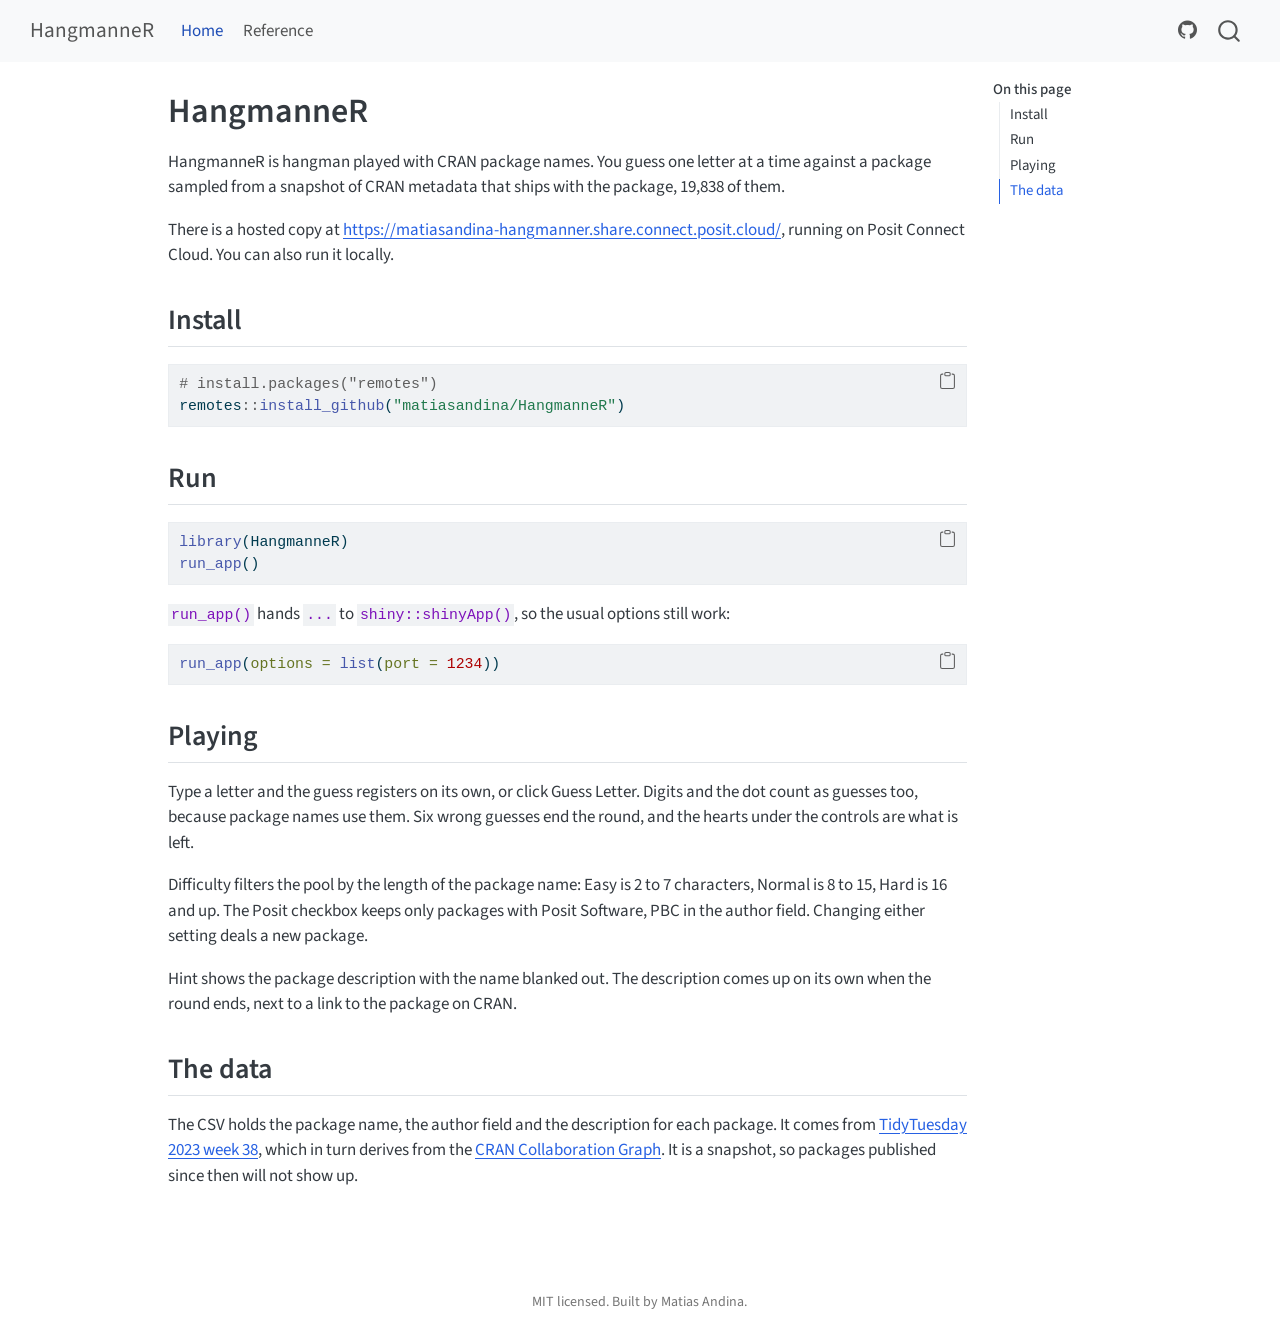
<file: docs/index.html>
<!DOCTYPE html>
<html xmlns="http://www.w3.org/1999/xhtml" lang="en" xml:lang="en"><head>

<meta charset="utf-8">
<meta name="generator" content="quarto-1.9.38">

<meta name="viewport" content="width=device-width, initial-scale=1.0, user-scalable=yes">


<title>HangmanneR</title>
<style>
/* Default styles provided by pandoc.
** See https://pandoc.org/MANUAL.html#variables-for-html for config info.
*/
code{white-space: pre-wrap;}
span.smallcaps{font-variant: small-caps;}
div.columns{display: flex; gap: min(4vw, 1.5em);}
div.column{flex: auto; overflow-x: auto;}
div.hanging-indent{margin-left: 1.5em; text-indent: -1.5em;}
ul.task-list{list-style: none;}
ul.task-list li input[type="checkbox"] {
  width: 0.8em;
  margin: 0 0.8em 0.2em -1em; /* quarto-specific, see https://github.com/quarto-dev/quarto-cli/issues/4556 */ 
  vertical-align: middle;
}
/* CSS for syntax highlighting */
html { -webkit-text-size-adjust: 100%; }
pre > code.sourceCode { white-space: pre; position: relative; }
pre > code.sourceCode > span { display: inline-block; line-height: 1.25; }
pre > code.sourceCode > span:empty { height: 1.2em; }
.sourceCode { overflow: visible; }
code.sourceCode > span { color: inherit; text-decoration: inherit; }
div.sourceCode { margin: 1em 0; }
pre.sourceCode { margin: 0; }
@media screen {
div.sourceCode { overflow: auto; }
}
@media print {
pre > code.sourceCode { white-space: pre-wrap; }
pre > code.sourceCode > span { text-indent: -5em; padding-left: 5em; }
}
pre.numberSource code
  { counter-reset: source-line 0; }
pre.numberSource code > span
  { position: relative; left: -4em; counter-increment: source-line; }
pre.numberSource code > span > a:first-child::before
  { content: counter(source-line);
    position: relative; left: -1em; text-align: right; vertical-align: baseline;
    border: none; display: inline-block;
    -webkit-touch-callout: none; -webkit-user-select: none;
    -khtml-user-select: none; -moz-user-select: none;
    -ms-user-select: none; user-select: none;
    padding: 0 4px; width: 4em;
  }
pre.numberSource { margin-left: 3em;  padding-left: 4px; }
div.sourceCode
  {   }
@media screen {
pre > code.sourceCode > span > a:first-child::before { text-decoration: underline; }
}
</style>


<script src="site_libs/quarto-nav/quarto-nav.js"></script>
<script src="site_libs/quarto-nav/headroom.min.js"></script>
<script src="site_libs/clipboard/clipboard.min.js"></script>
<script src="site_libs/quarto-search/autocomplete.umd.js"></script>
<script src="site_libs/quarto-search/fuse.min.js"></script>
<script src="site_libs/quarto-search/quarto-search.js"></script>
<meta name="quarto:offset" content="./">
<script src="site_libs/quarto-html/quarto.js" type="module"></script>
<script src="site_libs/quarto-html/tabsets/tabsets.js" type="module"></script>
<script src="site_libs/quarto-html/popper.min.js"></script>
<script src="site_libs/quarto-html/tippy.umd.min.js"></script>
<script src="site_libs/quarto-html/anchor.min.js"></script>
<link href="site_libs/quarto-html/tippy.css" rel="stylesheet">
<link href="site_libs/quarto-html/quarto-syntax-highlighting-15634bcf2e68342d4ad2dfa704d543f6.css" rel="stylesheet" id="quarto-text-highlighting-styles">
<script src="site_libs/bootstrap/bootstrap.min.js"></script>
<link href="site_libs/bootstrap/bootstrap-icons.css" rel="stylesheet">
<link href="site_libs/bootstrap/bootstrap-90cc6649145aa6faaf60a9f52fa89934.min.css" rel="stylesheet" append-hash="true" id="quarto-bootstrap" data-mode="light">
<script id="quarto-search-options" type="application/json">{
  "location": "navbar",
  "copy-button": false,
  "collapse-after": 3,
  "panel-placement": "end",
  "type": "overlay",
  "limit": 50,
  "keyboard-shortcut": [
    "f",
    "/",
    "s"
  ],
  "show-item-context": false,
  "language": {
    "search-no-results-text": "No results",
    "search-matching-documents-text": "matching documents",
    "search-copy-link-title": "Copy link to search",
    "search-hide-matches-text": "Hide additional matches",
    "search-more-match-text": "more match in this document",
    "search-more-matches-text": "more matches in this document",
    "search-clear-button-title": "Clear",
    "search-text-placeholder": "",
    "search-detached-cancel-button-title": "Cancel",
    "search-submit-button-title": "Submit",
    "search-label": "Search"
  }
}</script>


</head>

<body class="nav-fixed quarto-light">

<div id="quarto-search-results"></div>
  <header id="quarto-header" class="headroom fixed-top">
    <nav class="navbar navbar-expand-lg " data-bs-theme="dark">
      <div class="navbar-container container-fluid">
      <div class="navbar-brand-container mx-auto">
    <a class="navbar-brand" href="./index.html">
    <span class="navbar-title">HangmanneR</span>
    </a>
  </div>
            <div id="quarto-search" class="" title="Search"></div>
          <button class="navbar-toggler" type="button" data-bs-toggle="collapse" data-bs-target="#navbarCollapse" aria-controls="navbarCollapse" role="menu" aria-expanded="false" aria-label="Toggle navigation" onclick="if (window.quartoToggleHeadroom) { window.quartoToggleHeadroom(); }">
  <span class="navbar-toggler-icon"></span>
</button>
          <div class="collapse navbar-collapse" id="navbarCollapse">
            <ul class="navbar-nav navbar-nav-scroll me-auto">
  <li class="nav-item">
    <a class="nav-link active" href="./index.html" aria-current="page"> 
<span class="menu-text">Home</span></a>
  </li>  
  <li class="nav-item">
    <a class="nav-link" href="./reference.html"> 
<span class="menu-text">Reference</span></a>
  </li>  
</ul>
            <ul class="navbar-nav navbar-nav-scroll ms-auto">
  <li class="nav-item compact">
    <a class="nav-link" href="https://github.com/matiasandina/HangmanneR"> <i class="bi bi-github" role="img" aria-label="GitHub">
</i> 
<span class="menu-text"></span></a>
  </li>  
</ul>
          </div> <!-- /navcollapse -->
            <div class="quarto-navbar-tools">
</div>
      </div> <!-- /container-fluid -->
    </nav>
</header>
<!-- content -->
<div id="quarto-content" class="quarto-container page-columns page-rows-contents page-layout-article page-navbar">
<!-- sidebar -->
<!-- margin-sidebar -->
    <div id="quarto-margin-sidebar" class="sidebar margin-sidebar">
        <nav id="TOC" role="doc-toc" class="toc-active">
    <h2 id="toc-title">On this page</h2>
   
  <ul>
  <li><a href="#install" id="toc-install" class="nav-link active" data-scroll-target="#install">Install</a></li>
  <li><a href="#run" id="toc-run" class="nav-link" data-scroll-target="#run">Run</a></li>
  <li><a href="#playing" id="toc-playing" class="nav-link" data-scroll-target="#playing">Playing</a></li>
  <li><a href="#the-data" id="toc-the-data" class="nav-link" data-scroll-target="#the-data">The data</a></li>
  </ul>
</nav>
    </div>
<!-- main -->
<main class="content" id="quarto-document-content">

<header id="title-block-header" class="quarto-title-block default">
<div class="quarto-title">
<h1 class="title">HangmanneR</h1>
</div>



<div class="quarto-title-meta">

    
  
    
  </div>
  


</header>


<p>HangmanneR is hangman played with CRAN package names. You guess one letter at a time against a package sampled from a snapshot of CRAN metadata that ships with the package, 19,838 of them.</p>
<p>There is a hosted copy at <a href="https://matiasandina-hangmanner.share.connect.posit.cloud/" class="uri">https://matiasandina-hangmanner.share.connect.posit.cloud/</a>, running on Posit Connect Cloud. You can also run it locally.</p>
<section id="install" class="level2">
<h2 class="anchored" data-anchor-id="install">Install</h2>
<div class="code-copy-outer-scaffold"><div class="sourceCode" id="cb1"><pre class="sourceCode r code-with-copy"><code class="sourceCode r"><span id="cb1-1"><a href="#cb1-1" aria-hidden="true" tabindex="-1"></a><span class="co"># install.packages("remotes")</span></span>
<span id="cb1-2"><a href="#cb1-2" aria-hidden="true" tabindex="-1"></a>remotes<span class="sc">::</span><span class="fu">install_github</span>(<span class="st">"matiasandina/HangmanneR"</span>)</span></code></pre></div><button title="Copy to Clipboard" class="code-copy-button"><i class="bi"></i></button></div>
</section>
<section id="run" class="level2">
<h2 class="anchored" data-anchor-id="run">Run</h2>
<div class="code-copy-outer-scaffold"><div class="sourceCode" id="cb2"><pre class="sourceCode r code-with-copy"><code class="sourceCode r"><span id="cb2-1"><a href="#cb2-1" aria-hidden="true" tabindex="-1"></a><span class="fu">library</span>(HangmanneR)</span>
<span id="cb2-2"><a href="#cb2-2" aria-hidden="true" tabindex="-1"></a><span class="fu">run_app</span>()</span></code></pre></div><button title="Copy to Clipboard" class="code-copy-button"><i class="bi"></i></button></div>
<p><code>run_app()</code> hands <code>...</code> to <code>shiny::shinyApp()</code>, so the usual options still work:</p>
<div class="code-copy-outer-scaffold"><div class="sourceCode" id="cb3"><pre class="sourceCode r code-with-copy"><code class="sourceCode r"><span id="cb3-1"><a href="#cb3-1" aria-hidden="true" tabindex="-1"></a><span class="fu">run_app</span>(<span class="at">options =</span> <span class="fu">list</span>(<span class="at">port =</span> <span class="dv">1234</span>))</span></code></pre></div><button title="Copy to Clipboard" class="code-copy-button"><i class="bi"></i></button></div>
</section>
<section id="playing" class="level2">
<h2 class="anchored" data-anchor-id="playing">Playing</h2>
<p>Type a letter and the guess registers on its own, or click Guess Letter. Digits and the dot count as guesses too, because package names use them. Six wrong guesses end the round, and the hearts under the controls are what is left.</p>
<p>Difficulty filters the pool by the length of the package name: Easy is 2 to 7 characters, Normal is 8 to 15, Hard is 16 and up. The Posit checkbox keeps only packages with Posit Software, PBC in the author field. Changing either setting deals a new package.</p>
<p>Hint shows the package description with the name blanked out. The description comes up on its own when the round ends, next to a link to the package on CRAN.</p>
</section>
<section id="the-data" class="level2">
<h2 class="anchored" data-anchor-id="the-data">The data</h2>
<p>The CSV holds the package name, the author field and the description for each package. It comes from <a href="https://github.com/rfordatascience/tidytuesday">TidyTuesday 2023 week 38</a>, which in turn derives from the <a href="https://github.com/schochastics/CRAN_collaboration">CRAN Collaboration Graph</a>. It is a snapshot, so packages published since then will not show up.</p>


</section>

</main> <!-- /main -->
<script id="quarto-html-after-body" type="application/javascript">
  window.document.addEventListener("DOMContentLoaded", function (event) {
    const icon = "";
    const anchorJS = new window.AnchorJS();
    anchorJS.options = {
      placement: 'right',
      icon: icon
    };
    anchorJS.add('.anchored');
    const isCodeAnnotation = (el) => {
      for (const clz of el.classList) {
        if (clz.startsWith('code-annotation-')) {                     
          return true;
        }
      }
      return false;
    }
    const onCopySuccess = function(e) {
      // button target
      const button = e.trigger;
      // don't keep focus
      button.blur();
      // flash "checked"
      button.classList.add('code-copy-button-checked');
      var currentTitle = button.getAttribute("title");
      button.setAttribute("title", "Copied!");
      let tooltip;
      if (window.bootstrap) {
        button.setAttribute("data-bs-toggle", "tooltip");
        button.setAttribute("data-bs-placement", "left");
        button.setAttribute("data-bs-title", "Copied!");
        tooltip = new bootstrap.Tooltip(button, 
          { trigger: "manual", 
            customClass: "code-copy-button-tooltip",
            offset: [0, -8]});
        tooltip.show();    
      }
      setTimeout(function() {
        if (tooltip) {
          tooltip.hide();
          button.removeAttribute("data-bs-title");
          button.removeAttribute("data-bs-toggle");
          button.removeAttribute("data-bs-placement");
        }
        button.setAttribute("title", currentTitle);
        button.classList.remove('code-copy-button-checked');
      }, 1000);
      // clear code selection
      e.clearSelection();
    }
    const getTextToCopy = function(trigger) {
      const outerScaffold = trigger.parentElement.cloneNode(true);
      const codeEl = outerScaffold.querySelector('code');
      for (const childEl of codeEl.children) {
        if (isCodeAnnotation(childEl)) {
          childEl.remove();
        }
      }
      return codeEl.innerText;
    }
    const clipboard = new window.ClipboardJS('.code-copy-button:not([data-in-quarto-modal])', {
      text: getTextToCopy
    });
    clipboard.on('success', onCopySuccess);
    if (window.document.getElementById('quarto-embedded-source-code-modal')) {
      const clipboardModal = new window.ClipboardJS('.code-copy-button[data-in-quarto-modal]', {
        text: getTextToCopy,
        container: window.document.getElementById('quarto-embedded-source-code-modal')
      });
      clipboardModal.on('success', onCopySuccess);
    }
      var localhostRegex = new RegExp(/^(?:http|https):\/\/localhost\:?[0-9]*\//);
      var mailtoRegex = new RegExp(/^mailto:/);
        var filterRegex = new RegExp('/' + window.location.host + '/');
      var isInternal = (href) => {
          return filterRegex.test(href) || localhostRegex.test(href) || mailtoRegex.test(href);
      }
      // Inspect non-navigation links and adorn them if external
     var links = window.document.querySelectorAll('a[href]:not(.nav-link):not(.navbar-brand):not(.toc-action):not(.sidebar-link):not(.sidebar-item-toggle):not(.pagination-link):not(.no-external):not([aria-hidden]):not(.dropdown-item):not(.quarto-navigation-tool):not(.about-link)');
      for (var i=0; i<links.length; i++) {
        const link = links[i];
        if (!isInternal(link.href)) {
          // undo the damage that might have been done by quarto-nav.js in the case of
          // links that we want to consider external
          if (link.dataset.originalHref !== undefined) {
            link.href = link.dataset.originalHref;
          }
        }
      }
    function tippyHover(el, contentFn, onTriggerFn, onUntriggerFn) {
      const config = {
        allowHTML: true,
        maxWidth: 500,
        delay: 100,
        arrow: false,
        appendTo: function(el) {
            return el.parentElement;
        },
        interactive: true,
        interactiveBorder: 10,
        theme: 'quarto',
        placement: 'bottom-start',
      };
      if (contentFn) {
        config.content = contentFn;
      }
      if (onTriggerFn) {
        config.onTrigger = onTriggerFn;
      }
      if (onUntriggerFn) {
        config.onUntrigger = onUntriggerFn;
      }
      window.tippy(el, config); 
    }
    const noterefs = window.document.querySelectorAll('a[role="doc-noteref"]');
    for (var i=0; i<noterefs.length; i++) {
      const ref = noterefs[i];
      tippyHover(ref, function() {
        // use id or data attribute instead here
        let href = ref.getAttribute('data-footnote-href') || ref.getAttribute('href');
        try { href = new URL(href).hash; } catch {}
        const id = href.replace(/^#\/?/, "");
        const note = window.document.getElementById(id);
        if (note) {
          return note.innerHTML;
        } else {
          return "";
        }
      });
    }
    const xrefs = window.document.querySelectorAll('a.quarto-xref');
    const processXRef = (id, note) => {
      // Strip column container classes
      const stripColumnClz = (el) => {
        el.classList.remove("page-full", "page-columns");
        if (el.children) {
          for (const child of el.children) {
            stripColumnClz(child);
          }
        }
      }
      stripColumnClz(note)
      if (id === null || id.startsWith('sec-')) {
        // Special case sections, only their first couple elements
        const container = document.createElement("div");
        if (note.children && note.children.length > 2) {
          container.appendChild(note.children[0].cloneNode(true));
          for (let i = 1; i < note.children.length; i++) {
            const child = note.children[i];
            if (child.tagName === "P" && child.innerText === "") {
              continue;
            } else {
              container.appendChild(child.cloneNode(true));
              break;
            }
          }
          if (window.Quarto?.typesetMath) {
            window.Quarto.typesetMath(container);
          }
          return container.innerHTML
        } else {
          if (window.Quarto?.typesetMath) {
            window.Quarto.typesetMath(note);
          }
          return note.innerHTML;
        }
      } else {
        // Remove any anchor links if they are present
        const anchorLink = note.querySelector('a.anchorjs-link');
        if (anchorLink) {
          anchorLink.remove();
        }
        if (window.Quarto?.typesetMath) {
          window.Quarto.typesetMath(note);
        }
        if (note.classList.contains("callout")) {
          return note.outerHTML;
        } else {
          return note.innerHTML;
        }
      }
    }
    for (var i=0; i<xrefs.length; i++) {
      const xref = xrefs[i];
      tippyHover(xref, undefined, function(instance) {
        instance.disable();
        let url = xref.getAttribute('href');
        let hash = undefined; 
        if (url.startsWith('#')) {
          hash = url;
        } else {
          try { hash = new URL(url).hash; } catch {}
        }
        if (hash) {
          const id = hash.replace(/^#\/?/, "");
          const note = window.document.getElementById(id);
          if (note !== null) {
            try {
              const html = processXRef(id, note.cloneNode(true));
              instance.setContent(html);
            } finally {
              instance.enable();
              instance.show();
            }
          } else {
            // See if we can fetch this
            fetch(url.split('#')[0])
            .then(res => res.text())
            .then(html => {
              const parser = new DOMParser();
              const htmlDoc = parser.parseFromString(html, "text/html");
              const note = htmlDoc.getElementById(id);
              if (note !== null) {
                const html = processXRef(id, note);
                instance.setContent(html);
              } 
            }).finally(() => {
              instance.enable();
              instance.show();
            });
          }
        } else {
          // See if we can fetch a full url (with no hash to target)
          // This is a special case and we should probably do some content thinning / targeting
          fetch(url)
          .then(res => res.text())
          .then(html => {
            const parser = new DOMParser();
            const htmlDoc = parser.parseFromString(html, "text/html");
            const note = htmlDoc.querySelector('main.content');
            if (note !== null) {
              // This should only happen for chapter cross references
              // (since there is no id in the URL)
              // remove the first header
              if (note.children.length > 0 && note.children[0].tagName === "HEADER") {
                note.children[0].remove();
              }
              const html = processXRef(null, note);
              instance.setContent(html);
            } 
          }).finally(() => {
            instance.enable();
            instance.show();
          });
        }
      }, function(instance) {
      });
    }
        let selectedAnnoteEl;
        const selectorForAnnotation = ( cell, annotation) => {
          let cellAttr = 'data-code-cell="' + cell + '"';
          let lineAttr = 'data-code-annotation="' +  annotation + '"';
          const selector = 'span[' + cellAttr + '][' + lineAttr + ']';
          return selector;
        }
        const selectCodeLines = (annoteEl) => {
          const doc = window.document;
          const targetCell = annoteEl.getAttribute("data-target-cell");
          const targetAnnotation = annoteEl.getAttribute("data-target-annotation");
          const annoteSpan = window.document.querySelector(selectorForAnnotation(targetCell, targetAnnotation));
          const lines = annoteSpan.getAttribute("data-code-lines").split(",");
          const lineIds = lines.map((line) => {
            return targetCell + "-" + line;
          })
          let top = null;
          let height = null;
          let parent = null;
          if (lineIds.length > 0) {
              //compute the position of the single el (top and bottom and make a div)
              const el = window.document.getElementById(lineIds[0]);
              top = el.offsetTop;
              height = el.offsetHeight;
              parent = el.parentElement.parentElement;
            if (lineIds.length > 1) {
              const lastEl = window.document.getElementById(lineIds[lineIds.length - 1]);
              const bottom = lastEl.offsetTop + lastEl.offsetHeight;
              height = bottom - top;
            }
            if (top !== null && height !== null && parent !== null) {
              // cook up a div (if necessary) and position it 
              let div = window.document.getElementById("code-annotation-line-highlight");
              if (div === null) {
                div = window.document.createElement("div");
                div.setAttribute("id", "code-annotation-line-highlight");
                div.style.position = 'absolute';
                parent.appendChild(div);
              }
              div.style.top = top - 2 + "px";
              div.style.height = height + 4 + "px";
              div.style.left = 0;
              let gutterDiv = window.document.getElementById("code-annotation-line-highlight-gutter");
              if (gutterDiv === null) {
                gutterDiv = window.document.createElement("div");
                gutterDiv.setAttribute("id", "code-annotation-line-highlight-gutter");
                gutterDiv.style.position = 'absolute';
                const codeCell = window.document.getElementById(targetCell);
                const gutter = codeCell.querySelector('.code-annotation-gutter');
                gutter.appendChild(gutterDiv);
              }
              gutterDiv.style.top = top - 2 + "px";
              gutterDiv.style.height = height + 4 + "px";
            }
            selectedAnnoteEl = annoteEl;
          }
        };
        const unselectCodeLines = () => {
          const elementsIds = ["code-annotation-line-highlight", "code-annotation-line-highlight-gutter"];
          elementsIds.forEach((elId) => {
            const div = window.document.getElementById(elId);
            if (div) {
              div.remove();
            }
          });
          selectedAnnoteEl = undefined;
        };
          // Handle positioning of the toggle
      window.addEventListener(
        "resize",
        throttle(() => {
          elRect = undefined;
          if (selectedAnnoteEl) {
            selectCodeLines(selectedAnnoteEl);
          }
        }, 10)
      );
      function throttle(fn, ms) {
      let throttle = false;
      let timer;
        return (...args) => {
          if(!throttle) { // first call gets through
              fn.apply(this, args);
              throttle = true;
          } else { // all the others get throttled
              if(timer) clearTimeout(timer); // cancel #2
              timer = setTimeout(() => {
                fn.apply(this, args);
                timer = throttle = false;
              }, ms);
          }
        };
      }
        // Attach click handler to the DT
        const annoteDls = window.document.querySelectorAll('dt[data-target-cell]');
        for (const annoteDlNode of annoteDls) {
          annoteDlNode.addEventListener('click', (event) => {
            const clickedEl = event.target;
            if (clickedEl !== selectedAnnoteEl) {
              unselectCodeLines();
              const activeEl = window.document.querySelector('dt[data-target-cell].code-annotation-active');
              if (activeEl) {
                activeEl.classList.remove('code-annotation-active');
              }
              selectCodeLines(clickedEl);
              clickedEl.classList.add('code-annotation-active');
            } else {
              // Unselect the line
              unselectCodeLines();
              clickedEl.classList.remove('code-annotation-active');
            }
          });
        }
    const findCites = (el) => {
      const parentEl = el.parentElement;
      if (parentEl) {
        const cites = parentEl.dataset.cites;
        if (cites) {
          return {
            el,
            cites: cites.split(' ')
          };
        } else {
          return findCites(el.parentElement)
        }
      } else {
        return undefined;
      }
    };
    var bibliorefs = window.document.querySelectorAll('a[role="doc-biblioref"]');
    for (var i=0; i<bibliorefs.length; i++) {
      const ref = bibliorefs[i];
      const citeInfo = findCites(ref);
      if (citeInfo) {
        tippyHover(citeInfo.el, function() {
          var popup = window.document.createElement('div');
          citeInfo.cites.forEach(function(cite) {
            var citeDiv = window.document.createElement('div');
            citeDiv.classList.add('hanging-indent');
            citeDiv.classList.add('csl-entry');
            var biblioDiv = window.document.getElementById('ref-' + cite);
            if (biblioDiv) {
              citeDiv.innerHTML = biblioDiv.innerHTML;
            }
            popup.appendChild(citeDiv);
          });
          return popup.innerHTML;
        });
      }
    }
  });
  </script>
</div> <!-- /content -->
<footer class="footer">
  <div class="nav-footer">
    <div class="nav-footer-left">
      &nbsp;
    </div>   
    <div class="nav-footer-center">
<p>MIT licensed. Built by Matias Andina.</p>
</div>
    <div class="nav-footer-right">
      &nbsp;
    </div>
  </div>
</footer>




</body></html>
</file>
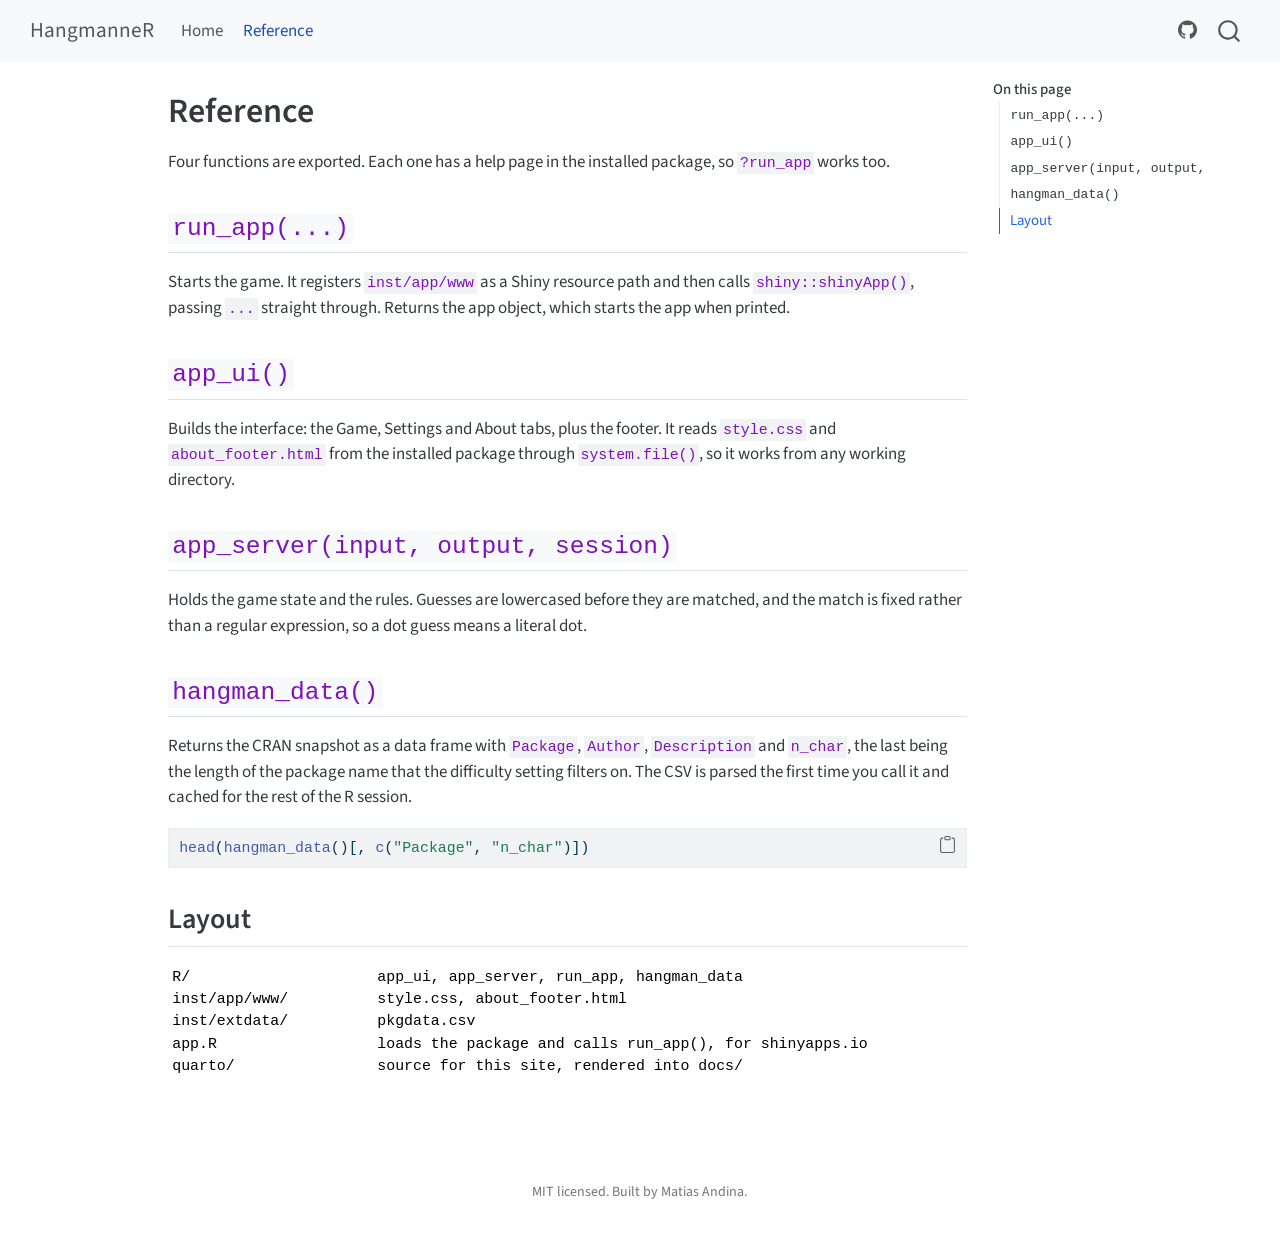
<file: docs/reference.html>
<!DOCTYPE html>
<html xmlns="http://www.w3.org/1999/xhtml" lang="en" xml:lang="en"><head>

<meta charset="utf-8">
<meta name="generator" content="quarto-1.9.38">

<meta name="viewport" content="width=device-width, initial-scale=1.0, user-scalable=yes">


<title>Reference – HangmanneR</title>
<style>
/* Default styles provided by pandoc.
** See https://pandoc.org/MANUAL.html#variables-for-html for config info.
*/
code{white-space: pre-wrap;}
span.smallcaps{font-variant: small-caps;}
div.columns{display: flex; gap: min(4vw, 1.5em);}
div.column{flex: auto; overflow-x: auto;}
div.hanging-indent{margin-left: 1.5em; text-indent: -1.5em;}
ul.task-list{list-style: none;}
ul.task-list li input[type="checkbox"] {
  width: 0.8em;
  margin: 0 0.8em 0.2em -1em; /* quarto-specific, see https://github.com/quarto-dev/quarto-cli/issues/4556 */ 
  vertical-align: middle;
}
/* CSS for syntax highlighting */
html { -webkit-text-size-adjust: 100%; }
pre > code.sourceCode { white-space: pre; position: relative; }
pre > code.sourceCode > span { display: inline-block; line-height: 1.25; }
pre > code.sourceCode > span:empty { height: 1.2em; }
.sourceCode { overflow: visible; }
code.sourceCode > span { color: inherit; text-decoration: inherit; }
div.sourceCode { margin: 1em 0; }
pre.sourceCode { margin: 0; }
@media screen {
div.sourceCode { overflow: auto; }
}
@media print {
pre > code.sourceCode { white-space: pre-wrap; }
pre > code.sourceCode > span { text-indent: -5em; padding-left: 5em; }
}
pre.numberSource code
  { counter-reset: source-line 0; }
pre.numberSource code > span
  { position: relative; left: -4em; counter-increment: source-line; }
pre.numberSource code > span > a:first-child::before
  { content: counter(source-line);
    position: relative; left: -1em; text-align: right; vertical-align: baseline;
    border: none; display: inline-block;
    -webkit-touch-callout: none; -webkit-user-select: none;
    -khtml-user-select: none; -moz-user-select: none;
    -ms-user-select: none; user-select: none;
    padding: 0 4px; width: 4em;
  }
pre.numberSource { margin-left: 3em;  padding-left: 4px; }
div.sourceCode
  {   }
@media screen {
pre > code.sourceCode > span > a:first-child::before { text-decoration: underline; }
}
</style>


<script src="site_libs/quarto-nav/quarto-nav.js"></script>
<script src="site_libs/quarto-nav/headroom.min.js"></script>
<script src="site_libs/clipboard/clipboard.min.js"></script>
<script src="site_libs/quarto-search/autocomplete.umd.js"></script>
<script src="site_libs/quarto-search/fuse.min.js"></script>
<script src="site_libs/quarto-search/quarto-search.js"></script>
<meta name="quarto:offset" content="./">
<script src="site_libs/quarto-html/quarto.js" type="module"></script>
<script src="site_libs/quarto-html/tabsets/tabsets.js" type="module"></script>
<script src="site_libs/quarto-html/popper.min.js"></script>
<script src="site_libs/quarto-html/tippy.umd.min.js"></script>
<script src="site_libs/quarto-html/anchor.min.js"></script>
<link href="site_libs/quarto-html/tippy.css" rel="stylesheet">
<link href="site_libs/quarto-html/quarto-syntax-highlighting-15634bcf2e68342d4ad2dfa704d543f6.css" rel="stylesheet" id="quarto-text-highlighting-styles">
<script src="site_libs/bootstrap/bootstrap.min.js"></script>
<link href="site_libs/bootstrap/bootstrap-icons.css" rel="stylesheet">
<link href="site_libs/bootstrap/bootstrap-90cc6649145aa6faaf60a9f52fa89934.min.css" rel="stylesheet" append-hash="true" id="quarto-bootstrap" data-mode="light">
<script id="quarto-search-options" type="application/json">{
  "location": "navbar",
  "copy-button": false,
  "collapse-after": 3,
  "panel-placement": "end",
  "type": "overlay",
  "limit": 50,
  "keyboard-shortcut": [
    "f",
    "/",
    "s"
  ],
  "show-item-context": false,
  "language": {
    "search-no-results-text": "No results",
    "search-matching-documents-text": "matching documents",
    "search-copy-link-title": "Copy link to search",
    "search-hide-matches-text": "Hide additional matches",
    "search-more-match-text": "more match in this document",
    "search-more-matches-text": "more matches in this document",
    "search-clear-button-title": "Clear",
    "search-text-placeholder": "",
    "search-detached-cancel-button-title": "Cancel",
    "search-submit-button-title": "Submit",
    "search-label": "Search"
  }
}</script>


</head>

<body class="nav-fixed quarto-light">

<div id="quarto-search-results"></div>
  <header id="quarto-header" class="headroom fixed-top">
    <nav class="navbar navbar-expand-lg " data-bs-theme="dark">
      <div class="navbar-container container-fluid">
      <div class="navbar-brand-container mx-auto">
    <a class="navbar-brand" href="./index.html">
    <span class="navbar-title">HangmanneR</span>
    </a>
  </div>
            <div id="quarto-search" class="" title="Search"></div>
          <button class="navbar-toggler" type="button" data-bs-toggle="collapse" data-bs-target="#navbarCollapse" aria-controls="navbarCollapse" role="menu" aria-expanded="false" aria-label="Toggle navigation" onclick="if (window.quartoToggleHeadroom) { window.quartoToggleHeadroom(); }">
  <span class="navbar-toggler-icon"></span>
</button>
          <div class="collapse navbar-collapse" id="navbarCollapse">
            <ul class="navbar-nav navbar-nav-scroll me-auto">
  <li class="nav-item">
    <a class="nav-link" href="./index.html"> 
<span class="menu-text">Home</span></a>
  </li>  
  <li class="nav-item">
    <a class="nav-link active" href="./reference.html" aria-current="page"> 
<span class="menu-text">Reference</span></a>
  </li>  
</ul>
            <ul class="navbar-nav navbar-nav-scroll ms-auto">
  <li class="nav-item compact">
    <a class="nav-link" href="https://github.com/matiasandina/HangmanneR"> <i class="bi bi-github" role="img" aria-label="GitHub">
</i> 
<span class="menu-text"></span></a>
  </li>  
</ul>
          </div> <!-- /navcollapse -->
            <div class="quarto-navbar-tools">
</div>
      </div> <!-- /container-fluid -->
    </nav>
</header>
<!-- content -->
<div id="quarto-content" class="quarto-container page-columns page-rows-contents page-layout-article page-navbar">
<!-- sidebar -->
<!-- margin-sidebar -->
    <div id="quarto-margin-sidebar" class="sidebar margin-sidebar">
        <nav id="TOC" role="doc-toc" class="toc-active">
    <h2 id="toc-title">On this page</h2>
   
  <ul>
  <li><a href="#run_app..." id="toc-run_app..." class="nav-link active" data-scroll-target="#run_app..."><code>run_app(...)</code></a></li>
  <li><a href="#app_ui" id="toc-app_ui" class="nav-link" data-scroll-target="#app_ui"><code>app_ui()</code></a></li>
  <li><a href="#app_serverinput-output-session" id="toc-app_serverinput-output-session" class="nav-link" data-scroll-target="#app_serverinput-output-session"><code>app_server(input, output, session)</code></a></li>
  <li><a href="#hangman_data" id="toc-hangman_data" class="nav-link" data-scroll-target="#hangman_data"><code>hangman_data()</code></a></li>
  <li><a href="#layout" id="toc-layout" class="nav-link" data-scroll-target="#layout">Layout</a></li>
  </ul>
</nav>
    </div>
<!-- main -->
<main class="content" id="quarto-document-content">

<header id="title-block-header" class="quarto-title-block default">
<div class="quarto-title">
<h1 class="title">Reference</h1>
</div>



<div class="quarto-title-meta">

    
  
    
  </div>
  


</header>


<p>Four functions are exported. Each one has a help page in the installed package, so <code>?run_app</code> works too.</p>
<section id="run_app..." class="level2">
<h2 class="anchored" data-anchor-id="run_app..."><code>run_app(...)</code></h2>
<p>Starts the game. It registers <code>inst/app/www</code> as a Shiny resource path and then calls <code>shiny::shinyApp()</code>, passing <code>...</code> straight through. Returns the app object, which starts the app when printed.</p>
</section>
<section id="app_ui" class="level2">
<h2 class="anchored" data-anchor-id="app_ui"><code>app_ui()</code></h2>
<p>Builds the interface: the Game, Settings and About tabs, plus the footer. It reads <code>style.css</code> and <code>about_footer.html</code> from the installed package through <code>system.file()</code>, so it works from any working directory.</p>
</section>
<section id="app_serverinput-output-session" class="level2">
<h2 class="anchored" data-anchor-id="app_serverinput-output-session"><code>app_server(input, output, session)</code></h2>
<p>Holds the game state and the rules. Guesses are lowercased before they are matched, and the match is fixed rather than a regular expression, so a dot guess means a literal dot.</p>
</section>
<section id="hangman_data" class="level2">
<h2 class="anchored" data-anchor-id="hangman_data"><code>hangman_data()</code></h2>
<p>Returns the CRAN snapshot as a data frame with <code>Package</code>, <code>Author</code>, <code>Description</code> and <code>n_char</code>, the last being the length of the package name that the difficulty setting filters on. The CSV is parsed the first time you call it and cached for the rest of the R session.</p>
<div class="code-copy-outer-scaffold"><div class="sourceCode" id="cb1"><pre class="sourceCode r code-with-copy"><code class="sourceCode r"><span id="cb1-1"><a href="#cb1-1" aria-hidden="true" tabindex="-1"></a><span class="fu">head</span>(<span class="fu">hangman_data</span>()[, <span class="fu">c</span>(<span class="st">"Package"</span>, <span class="st">"n_char"</span>)])</span></code></pre></div><button title="Copy to Clipboard" class="code-copy-button"><i class="bi"></i></button></div>
</section>
<section id="layout" class="level2">
<h2 class="anchored" data-anchor-id="layout">Layout</h2>
<pre><code>R/                     app_ui, app_server, run_app, hangman_data
inst/app/www/          style.css, about_footer.html
inst/extdata/          pkgdata.csv
app.R                  loads the package and calls run_app(), for shinyapps.io
quarto/                source for this site, rendered into docs/</code></pre>


</section>

</main> <!-- /main -->
<script id="quarto-html-after-body" type="application/javascript">
  window.document.addEventListener("DOMContentLoaded", function (event) {
    const icon = "";
    const anchorJS = new window.AnchorJS();
    anchorJS.options = {
      placement: 'right',
      icon: icon
    };
    anchorJS.add('.anchored');
    const isCodeAnnotation = (el) => {
      for (const clz of el.classList) {
        if (clz.startsWith('code-annotation-')) {                     
          return true;
        }
      }
      return false;
    }
    const onCopySuccess = function(e) {
      // button target
      const button = e.trigger;
      // don't keep focus
      button.blur();
      // flash "checked"
      button.classList.add('code-copy-button-checked');
      var currentTitle = button.getAttribute("title");
      button.setAttribute("title", "Copied!");
      let tooltip;
      if (window.bootstrap) {
        button.setAttribute("data-bs-toggle", "tooltip");
        button.setAttribute("data-bs-placement", "left");
        button.setAttribute("data-bs-title", "Copied!");
        tooltip = new bootstrap.Tooltip(button, 
          { trigger: "manual", 
            customClass: "code-copy-button-tooltip",
            offset: [0, -8]});
        tooltip.show();    
      }
      setTimeout(function() {
        if (tooltip) {
          tooltip.hide();
          button.removeAttribute("data-bs-title");
          button.removeAttribute("data-bs-toggle");
          button.removeAttribute("data-bs-placement");
        }
        button.setAttribute("title", currentTitle);
        button.classList.remove('code-copy-button-checked');
      }, 1000);
      // clear code selection
      e.clearSelection();
    }
    const getTextToCopy = function(trigger) {
      const outerScaffold = trigger.parentElement.cloneNode(true);
      const codeEl = outerScaffold.querySelector('code');
      for (const childEl of codeEl.children) {
        if (isCodeAnnotation(childEl)) {
          childEl.remove();
        }
      }
      return codeEl.innerText;
    }
    const clipboard = new window.ClipboardJS('.code-copy-button:not([data-in-quarto-modal])', {
      text: getTextToCopy
    });
    clipboard.on('success', onCopySuccess);
    if (window.document.getElementById('quarto-embedded-source-code-modal')) {
      const clipboardModal = new window.ClipboardJS('.code-copy-button[data-in-quarto-modal]', {
        text: getTextToCopy,
        container: window.document.getElementById('quarto-embedded-source-code-modal')
      });
      clipboardModal.on('success', onCopySuccess);
    }
      var localhostRegex = new RegExp(/^(?:http|https):\/\/localhost\:?[0-9]*\//);
      var mailtoRegex = new RegExp(/^mailto:/);
        var filterRegex = new RegExp('/' + window.location.host + '/');
      var isInternal = (href) => {
          return filterRegex.test(href) || localhostRegex.test(href) || mailtoRegex.test(href);
      }
      // Inspect non-navigation links and adorn them if external
     var links = window.document.querySelectorAll('a[href]:not(.nav-link):not(.navbar-brand):not(.toc-action):not(.sidebar-link):not(.sidebar-item-toggle):not(.pagination-link):not(.no-external):not([aria-hidden]):not(.dropdown-item):not(.quarto-navigation-tool):not(.about-link)');
      for (var i=0; i<links.length; i++) {
        const link = links[i];
        if (!isInternal(link.href)) {
          // undo the damage that might have been done by quarto-nav.js in the case of
          // links that we want to consider external
          if (link.dataset.originalHref !== undefined) {
            link.href = link.dataset.originalHref;
          }
        }
      }
    function tippyHover(el, contentFn, onTriggerFn, onUntriggerFn) {
      const config = {
        allowHTML: true,
        maxWidth: 500,
        delay: 100,
        arrow: false,
        appendTo: function(el) {
            return el.parentElement;
        },
        interactive: true,
        interactiveBorder: 10,
        theme: 'quarto',
        placement: 'bottom-start',
      };
      if (contentFn) {
        config.content = contentFn;
      }
      if (onTriggerFn) {
        config.onTrigger = onTriggerFn;
      }
      if (onUntriggerFn) {
        config.onUntrigger = onUntriggerFn;
      }
      window.tippy(el, config); 
    }
    const noterefs = window.document.querySelectorAll('a[role="doc-noteref"]');
    for (var i=0; i<noterefs.length; i++) {
      const ref = noterefs[i];
      tippyHover(ref, function() {
        // use id or data attribute instead here
        let href = ref.getAttribute('data-footnote-href') || ref.getAttribute('href');
        try { href = new URL(href).hash; } catch {}
        const id = href.replace(/^#\/?/, "");
        const note = window.document.getElementById(id);
        if (note) {
          return note.innerHTML;
        } else {
          return "";
        }
      });
    }
    const xrefs = window.document.querySelectorAll('a.quarto-xref');
    const processXRef = (id, note) => {
      // Strip column container classes
      const stripColumnClz = (el) => {
        el.classList.remove("page-full", "page-columns");
        if (el.children) {
          for (const child of el.children) {
            stripColumnClz(child);
          }
        }
      }
      stripColumnClz(note)
      if (id === null || id.startsWith('sec-')) {
        // Special case sections, only their first couple elements
        const container = document.createElement("div");
        if (note.children && note.children.length > 2) {
          container.appendChild(note.children[0].cloneNode(true));
          for (let i = 1; i < note.children.length; i++) {
            const child = note.children[i];
            if (child.tagName === "P" && child.innerText === "") {
              continue;
            } else {
              container.appendChild(child.cloneNode(true));
              break;
            }
          }
          if (window.Quarto?.typesetMath) {
            window.Quarto.typesetMath(container);
          }
          return container.innerHTML
        } else {
          if (window.Quarto?.typesetMath) {
            window.Quarto.typesetMath(note);
          }
          return note.innerHTML;
        }
      } else {
        // Remove any anchor links if they are present
        const anchorLink = note.querySelector('a.anchorjs-link');
        if (anchorLink) {
          anchorLink.remove();
        }
        if (window.Quarto?.typesetMath) {
          window.Quarto.typesetMath(note);
        }
        if (note.classList.contains("callout")) {
          return note.outerHTML;
        } else {
          return note.innerHTML;
        }
      }
    }
    for (var i=0; i<xrefs.length; i++) {
      const xref = xrefs[i];
      tippyHover(xref, undefined, function(instance) {
        instance.disable();
        let url = xref.getAttribute('href');
        let hash = undefined; 
        if (url.startsWith('#')) {
          hash = url;
        } else {
          try { hash = new URL(url).hash; } catch {}
        }
        if (hash) {
          const id = hash.replace(/^#\/?/, "");
          const note = window.document.getElementById(id);
          if (note !== null) {
            try {
              const html = processXRef(id, note.cloneNode(true));
              instance.setContent(html);
            } finally {
              instance.enable();
              instance.show();
            }
          } else {
            // See if we can fetch this
            fetch(url.split('#')[0])
            .then(res => res.text())
            .then(html => {
              const parser = new DOMParser();
              const htmlDoc = parser.parseFromString(html, "text/html");
              const note = htmlDoc.getElementById(id);
              if (note !== null) {
                const html = processXRef(id, note);
                instance.setContent(html);
              } 
            }).finally(() => {
              instance.enable();
              instance.show();
            });
          }
        } else {
          // See if we can fetch a full url (with no hash to target)
          // This is a special case and we should probably do some content thinning / targeting
          fetch(url)
          .then(res => res.text())
          .then(html => {
            const parser = new DOMParser();
            const htmlDoc = parser.parseFromString(html, "text/html");
            const note = htmlDoc.querySelector('main.content');
            if (note !== null) {
              // This should only happen for chapter cross references
              // (since there is no id in the URL)
              // remove the first header
              if (note.children.length > 0 && note.children[0].tagName === "HEADER") {
                note.children[0].remove();
              }
              const html = processXRef(null, note);
              instance.setContent(html);
            } 
          }).finally(() => {
            instance.enable();
            instance.show();
          });
        }
      }, function(instance) {
      });
    }
        let selectedAnnoteEl;
        const selectorForAnnotation = ( cell, annotation) => {
          let cellAttr = 'data-code-cell="' + cell + '"';
          let lineAttr = 'data-code-annotation="' +  annotation + '"';
          const selector = 'span[' + cellAttr + '][' + lineAttr + ']';
          return selector;
        }
        const selectCodeLines = (annoteEl) => {
          const doc = window.document;
          const targetCell = annoteEl.getAttribute("data-target-cell");
          const targetAnnotation = annoteEl.getAttribute("data-target-annotation");
          const annoteSpan = window.document.querySelector(selectorForAnnotation(targetCell, targetAnnotation));
          const lines = annoteSpan.getAttribute("data-code-lines").split(",");
          const lineIds = lines.map((line) => {
            return targetCell + "-" + line;
          })
          let top = null;
          let height = null;
          let parent = null;
          if (lineIds.length > 0) {
              //compute the position of the single el (top and bottom and make a div)
              const el = window.document.getElementById(lineIds[0]);
              top = el.offsetTop;
              height = el.offsetHeight;
              parent = el.parentElement.parentElement;
            if (lineIds.length > 1) {
              const lastEl = window.document.getElementById(lineIds[lineIds.length - 1]);
              const bottom = lastEl.offsetTop + lastEl.offsetHeight;
              height = bottom - top;
            }
            if (top !== null && height !== null && parent !== null) {
              // cook up a div (if necessary) and position it 
              let div = window.document.getElementById("code-annotation-line-highlight");
              if (div === null) {
                div = window.document.createElement("div");
                div.setAttribute("id", "code-annotation-line-highlight");
                div.style.position = 'absolute';
                parent.appendChild(div);
              }
              div.style.top = top - 2 + "px";
              div.style.height = height + 4 + "px";
              div.style.left = 0;
              let gutterDiv = window.document.getElementById("code-annotation-line-highlight-gutter");
              if (gutterDiv === null) {
                gutterDiv = window.document.createElement("div");
                gutterDiv.setAttribute("id", "code-annotation-line-highlight-gutter");
                gutterDiv.style.position = 'absolute';
                const codeCell = window.document.getElementById(targetCell);
                const gutter = codeCell.querySelector('.code-annotation-gutter');
                gutter.appendChild(gutterDiv);
              }
              gutterDiv.style.top = top - 2 + "px";
              gutterDiv.style.height = height + 4 + "px";
            }
            selectedAnnoteEl = annoteEl;
          }
        };
        const unselectCodeLines = () => {
          const elementsIds = ["code-annotation-line-highlight", "code-annotation-line-highlight-gutter"];
          elementsIds.forEach((elId) => {
            const div = window.document.getElementById(elId);
            if (div) {
              div.remove();
            }
          });
          selectedAnnoteEl = undefined;
        };
          // Handle positioning of the toggle
      window.addEventListener(
        "resize",
        throttle(() => {
          elRect = undefined;
          if (selectedAnnoteEl) {
            selectCodeLines(selectedAnnoteEl);
          }
        }, 10)
      );
      function throttle(fn, ms) {
      let throttle = false;
      let timer;
        return (...args) => {
          if(!throttle) { // first call gets through
              fn.apply(this, args);
              throttle = true;
          } else { // all the others get throttled
              if(timer) clearTimeout(timer); // cancel #2
              timer = setTimeout(() => {
                fn.apply(this, args);
                timer = throttle = false;
              }, ms);
          }
        };
      }
        // Attach click handler to the DT
        const annoteDls = window.document.querySelectorAll('dt[data-target-cell]');
        for (const annoteDlNode of annoteDls) {
          annoteDlNode.addEventListener('click', (event) => {
            const clickedEl = event.target;
            if (clickedEl !== selectedAnnoteEl) {
              unselectCodeLines();
              const activeEl = window.document.querySelector('dt[data-target-cell].code-annotation-active');
              if (activeEl) {
                activeEl.classList.remove('code-annotation-active');
              }
              selectCodeLines(clickedEl);
              clickedEl.classList.add('code-annotation-active');
            } else {
              // Unselect the line
              unselectCodeLines();
              clickedEl.classList.remove('code-annotation-active');
            }
          });
        }
    const findCites = (el) => {
      const parentEl = el.parentElement;
      if (parentEl) {
        const cites = parentEl.dataset.cites;
        if (cites) {
          return {
            el,
            cites: cites.split(' ')
          };
        } else {
          return findCites(el.parentElement)
        }
      } else {
        return undefined;
      }
    };
    var bibliorefs = window.document.querySelectorAll('a[role="doc-biblioref"]');
    for (var i=0; i<bibliorefs.length; i++) {
      const ref = bibliorefs[i];
      const citeInfo = findCites(ref);
      if (citeInfo) {
        tippyHover(citeInfo.el, function() {
          var popup = window.document.createElement('div');
          citeInfo.cites.forEach(function(cite) {
            var citeDiv = window.document.createElement('div');
            citeDiv.classList.add('hanging-indent');
            citeDiv.classList.add('csl-entry');
            var biblioDiv = window.document.getElementById('ref-' + cite);
            if (biblioDiv) {
              citeDiv.innerHTML = biblioDiv.innerHTML;
            }
            popup.appendChild(citeDiv);
          });
          return popup.innerHTML;
        });
      }
    }
  });
  </script>
</div> <!-- /content -->
<footer class="footer">
  <div class="nav-footer">
    <div class="nav-footer-left">
      &nbsp;
    </div>   
    <div class="nav-footer-center">
<p>MIT licensed. Built by Matias Andina.</p>
</div>
    <div class="nav-footer-right">
      &nbsp;
    </div>
  </div>
</footer>




</body></html>
</file>
<file: docs/site_libs/quarto-html/tippy.css>
.tippy-box[data-animation=fade][data-state=hidden]{opacity:0}[data-tippy-root]{max-width:calc(100vw - 10px)}.tippy-box{position:relative;background-color:#333;color:#fff;border-radius:4px;font-size:14px;line-height:1.4;white-space:normal;outline:0;transition-property:transform,visibility,opacity}.tippy-box[data-placement^=top]>.tippy-arrow{bottom:0}.tippy-box[data-placement^=top]>.tippy-arrow:before{bottom:-7px;left:0;border-width:8px 8px 0;border-top-color:initial;transform-origin:center top}.tippy-box[data-placement^=bottom]>.tippy-arrow{top:0}.tippy-box[data-placement^=bottom]>.tippy-arrow:before{top:-7px;left:0;border-width:0 8px 8px;border-bottom-color:initial;transform-origin:center bottom}.tippy-box[data-placement^=left]>.tippy-arrow{right:0}.tippy-box[data-placement^=left]>.tippy-arrow:before{border-width:8px 0 8px 8px;border-left-color:initial;right:-7px;transform-origin:center left}.tippy-box[data-placement^=right]>.tippy-arrow{left:0}.tippy-box[data-placement^=right]>.tippy-arrow:before{left:-7px;border-width:8px 8px 8px 0;border-right-color:initial;transform-origin:center right}.tippy-box[data-inertia][data-state=visible]{transition-timing-function:cubic-bezier(.54,1.5,.38,1.11)}.tippy-arrow{width:16px;height:16px;color:#333}.tippy-arrow:before{content:"";position:absolute;border-color:transparent;border-style:solid}.tippy-content{position:relative;padding:5px 9px;z-index:1}
</file>
<file: docs/site_libs/quarto-html/quarto-syntax-highlighting-15634bcf2e68342d4ad2dfa704d543f6.css>
/* quarto syntax highlight colors */
:root {
  --quarto-hl-ot-color: #003B4F;
  --quarto-hl-at-color: #657422;
  --quarto-hl-ss-color: #20794D;
  --quarto-hl-an-color: #5E5E5E;
  --quarto-hl-fu-color: #4758AB;
  --quarto-hl-st-color: #20794D;
  --quarto-hl-cf-color: #003B4F;
  --quarto-hl-op-color: #5E5E5E;
  --quarto-hl-er-color: #AD0000;
  --quarto-hl-bn-color: #AD0000;
  --quarto-hl-al-color: #AD0000;
  --quarto-hl-va-color: #111111;
  --quarto-hl-bu-color: inherit;
  --quarto-hl-ex-color: inherit;
  --quarto-hl-pp-color: #AD0000;
  --quarto-hl-in-color: #5E5E5E;
  --quarto-hl-vs-color: #20794D;
  --quarto-hl-wa-color: #5E5E5E;
  --quarto-hl-do-color: #5E5E5E;
  --quarto-hl-im-color: #00769E;
  --quarto-hl-ch-color: #20794D;
  --quarto-hl-dt-color: #AD0000;
  --quarto-hl-fl-color: #AD0000;
  --quarto-hl-co-color: #5E5E5E;
  --quarto-hl-cv-color: #5E5E5E;
  --quarto-hl-cn-color: #8f5902;
  --quarto-hl-sc-color: #5E5E5E;
  --quarto-hl-dv-color: #AD0000;
  --quarto-hl-kw-color: #003B4F;
}

/* other quarto variables */
:root {
  --quarto-font-monospace: SFMono-Regular, Menlo, Monaco, Consolas, "Liberation Mono", "Courier New", monospace;
}

/* syntax highlight based on Pandoc's rules */
pre > code.sourceCode > span {
  color: #003B4F;
}

code.sourceCode > span {
  color: #003B4F;
}

div.sourceCode,
div.sourceCode pre.sourceCode {
  color: #003B4F;
}

/* Normal */
code span {
  color: #003B4F;
}

/* Alert */
code span.al {
  color: #AD0000;
  font-style: inherit;
}

/* Annotation */
code span.an {
  color: #5E5E5E;
  font-style: inherit;
}

/* Attribute */
code span.at {
  color: #657422;
  font-style: inherit;
}

/* BaseN */
code span.bn {
  color: #AD0000;
  font-style: inherit;
}

/* BuiltIn */
code span.bu {
  font-style: inherit;
}

/* ControlFlow */
code span.cf {
  color: #003B4F;
  font-weight: bold;
  font-style: inherit;
}

/* Char */
code span.ch {
  color: #20794D;
  font-style: inherit;
}

/* Constant */
code span.cn {
  color: #8f5902;
  font-style: inherit;
}

/* Comment */
code span.co {
  color: #5E5E5E;
  font-style: inherit;
}

/* CommentVar */
code span.cv {
  color: #5E5E5E;
  font-style: italic;
}

/* Documentation */
code span.do {
  color: #5E5E5E;
  font-style: italic;
}

/* DataType */
code span.dt {
  color: #AD0000;
  font-style: inherit;
}

/* DecVal */
code span.dv {
  color: #AD0000;
  font-style: inherit;
}

/* Error */
code span.er {
  color: #AD0000;
  font-style: inherit;
}

/* Extension */
code span.ex {
  font-style: inherit;
}

/* Float */
code span.fl {
  color: #AD0000;
  font-style: inherit;
}

/* Function */
code span.fu {
  color: #4758AB;
  font-style: inherit;
}

/* Import */
code span.im {
  color: #00769E;
  font-style: inherit;
}

/* Information */
code span.in {
  color: #5E5E5E;
  font-style: inherit;
}

/* Keyword */
code span.kw {
  color: #003B4F;
  font-weight: bold;
  font-style: inherit;
}

/* Operator */
code span.op {
  color: #5E5E5E;
  font-style: inherit;
}

/* Other */
code span.ot {
  color: #003B4F;
  font-style: inherit;
}

/* Preprocessor */
code span.pp {
  color: #AD0000;
  font-style: inherit;
}

/* SpecialChar */
code span.sc {
  color: #5E5E5E;
  font-style: inherit;
}

/* SpecialString */
code span.ss {
  color: #20794D;
  font-style: inherit;
}

/* String */
code span.st {
  color: #20794D;
  font-style: inherit;
}

/* Variable */
code span.va {
  color: #111111;
  font-style: inherit;
}

/* VerbatimString */
code span.vs {
  color: #20794D;
  font-style: inherit;
}

/* Warning */
code span.wa {
  color: #5E5E5E;
  font-style: italic;
}

.prevent-inlining {
  content: "</";
}

/*# sourceMappingURL=f23921c56f73e400b49028c9186a1aa0.css.map */
</file>
